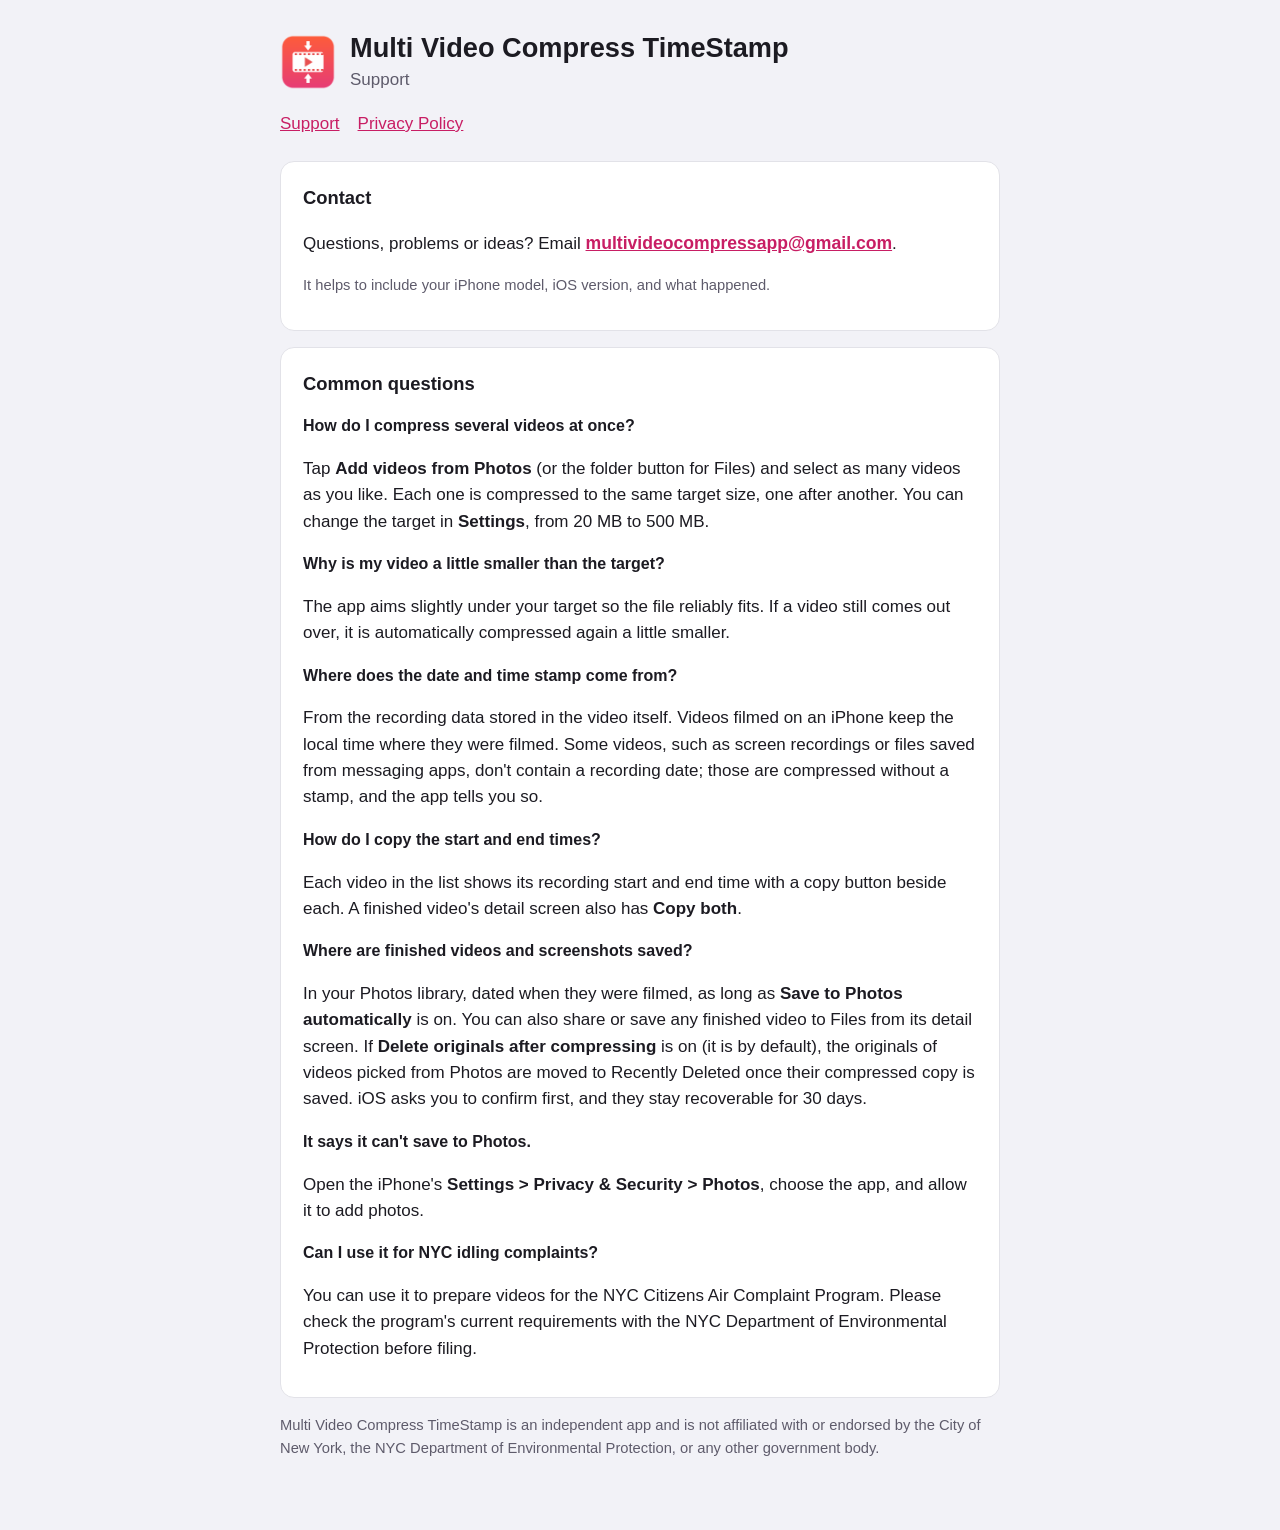
<file: index.html>
<!doctype html>
<html lang="en">
<head>
<meta charset="utf-8">
<meta name="viewport" content="width=device-width, initial-scale=1">
<title>Support · Multi Video Compress TimeStamp</title>
<link rel="icon" href="icon.png">
<link rel="stylesheet" href="style.css">
</head>
<body>
<main>
<header>
  <img src="icon.png" alt="">
  <div>
    <h1>Multi Video Compress TimeStamp</h1>
    <p class="tag">Support</p>
  </div>
</header>
<nav><a href="index.html">Support</a><a href="privacy.html">Privacy Policy</a></nav>

<section>
  <h2>Contact</h2>
  <p>Questions, problems or ideas? Email <a class="contact" href="mailto:multivideocompressapp@gmail.com">multivideocompressapp@gmail.com</a>.</p>
  <p class="muted">It helps to include your iPhone model, iOS version, and what happened.</p>
</section>

<section>
  <h2>Common questions</h2>

  <h3>How do I compress several videos at once?</h3>
  <p>Tap <strong>Add videos from Photos</strong> (or the folder button for Files) and select as many videos as you like. Each one is compressed to the same target size, one after another. You can change the target in <strong>Settings</strong>, from 20 MB to 500 MB.</p>

  <h3>Why is my video a little smaller than the target?</h3>
  <p>The app aims slightly under your target so the file reliably fits. If a video still comes out over, it is automatically compressed again a little smaller.</p>

  <h3>Where does the date and time stamp come from?</h3>
  <p>From the recording data stored in the video itself. Videos filmed on an iPhone keep the local time where they were filmed. Some videos, such as screen recordings or files saved from messaging apps, don't contain a recording date; those are compressed without a stamp, and the app tells you so.</p>

  <h3>How do I copy the start and end times?</h3>
  <p>Each video in the list shows its recording start and end time with a copy button beside each. A finished video's detail screen also has <strong>Copy both</strong>.</p>

  <h3>Where are finished videos and screenshots saved?</h3>
  <p>In your Photos library, dated when they were filmed, as long as <strong>Save to Photos automatically</strong> is on. You can also share or save any finished video to Files from its detail screen. If <strong>Delete originals after compressing</strong> is on (it is by default), the originals of videos picked from Photos are moved to Recently Deleted once their compressed copy is saved. iOS asks you to confirm first, and they stay recoverable for 30 days.</p>

  <h3>It says it can't save to Photos.</h3>
  <p>Open the iPhone's <strong>Settings &gt; Privacy &amp; Security &gt; Photos</strong>, choose the app, and allow it to add photos.</p>

  <h3>Can I use it for NYC idling complaints?</h3>
  <p>You can use it to prepare videos for the NYC Citizens Air Complaint Program. Please check the program's current requirements with the NYC Department of Environmental Protection before filing.</p>
</section>

<p class="muted">Multi Video Compress TimeStamp is an independent app and is not affiliated with or endorsed by the City of New York, the NYC Department of Environmental Protection, or any other government body.</p>
</main>
</body>
</html>
</file>
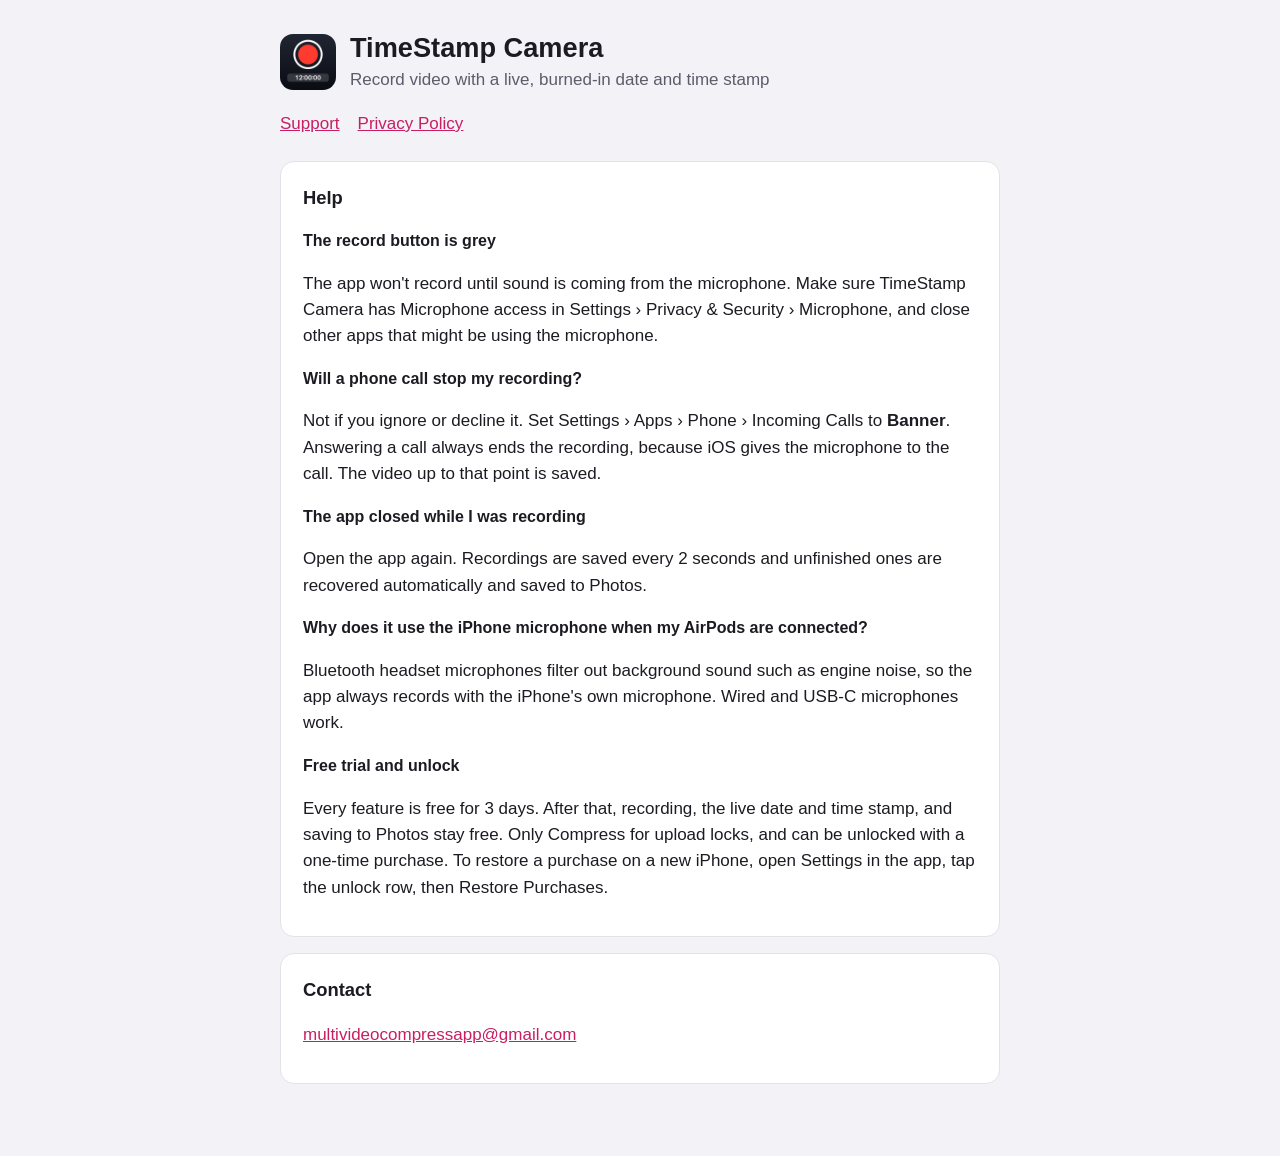
<file: timestamp-camera/index.html>
<!doctype html>
<html lang="en">
<head>
<meta charset="utf-8">
<meta name="viewport" content="width=device-width, initial-scale=1">
<title>Support · TimeStamp Camera</title>
<link rel="icon" href="icon.png">
<link rel="stylesheet" href="style.css">
</head>
<body>
<main>
<header>
  <img src="icon.png" alt="">
  <div>
    <h1>TimeStamp Camera</h1>
    <p class="tag">Record video with a live, burned-in date and time stamp</p>
  </div>
</header>
<nav><a href="index.html">Support</a><a href="privacy.html">Privacy Policy</a></nav>

<section>
  <h2>Help</h2>

  <h3>The record button is grey</h3>
  <p>The app won't record until sound is coming from the microphone. Make sure TimeStamp Camera has Microphone access in Settings › Privacy &amp; Security › Microphone, and close other apps that might be using the microphone.</p>

  <h3>Will a phone call stop my recording?</h3>
  <p>Not if you ignore or decline it. Set Settings › Apps › Phone › Incoming Calls to <strong>Banner</strong>. Answering a call always ends the recording, because iOS gives the microphone to the call. The video up to that point is saved.</p>

  <h3>The app closed while I was recording</h3>
  <p>Open the app again. Recordings are saved every 2 seconds and unfinished ones are recovered automatically and saved to Photos.</p>

  <h3>Why does it use the iPhone microphone when my AirPods are connected?</h3>
  <p>Bluetooth headset microphones filter out background sound such as engine noise, so the app always records with the iPhone's own microphone. Wired and USB-C microphones work.</p>

  <h3>Free trial and unlock</h3>
  <p>Every feature is free for 3 days. After that, recording, the live date and time stamp, and saving to Photos stay free. Only Compress for upload locks, and can be unlocked with a one-time purchase. To restore a purchase on a new iPhone, open Settings in the app, tap the unlock row, then Restore Purchases.</p>
</section>

<section>
  <h2>Contact</h2>
  <p><a href="mailto:multivideocompressapp@gmail.com">multivideocompressapp@gmail.com</a></p>
</section>
</main>
</body>
</html>
</file>
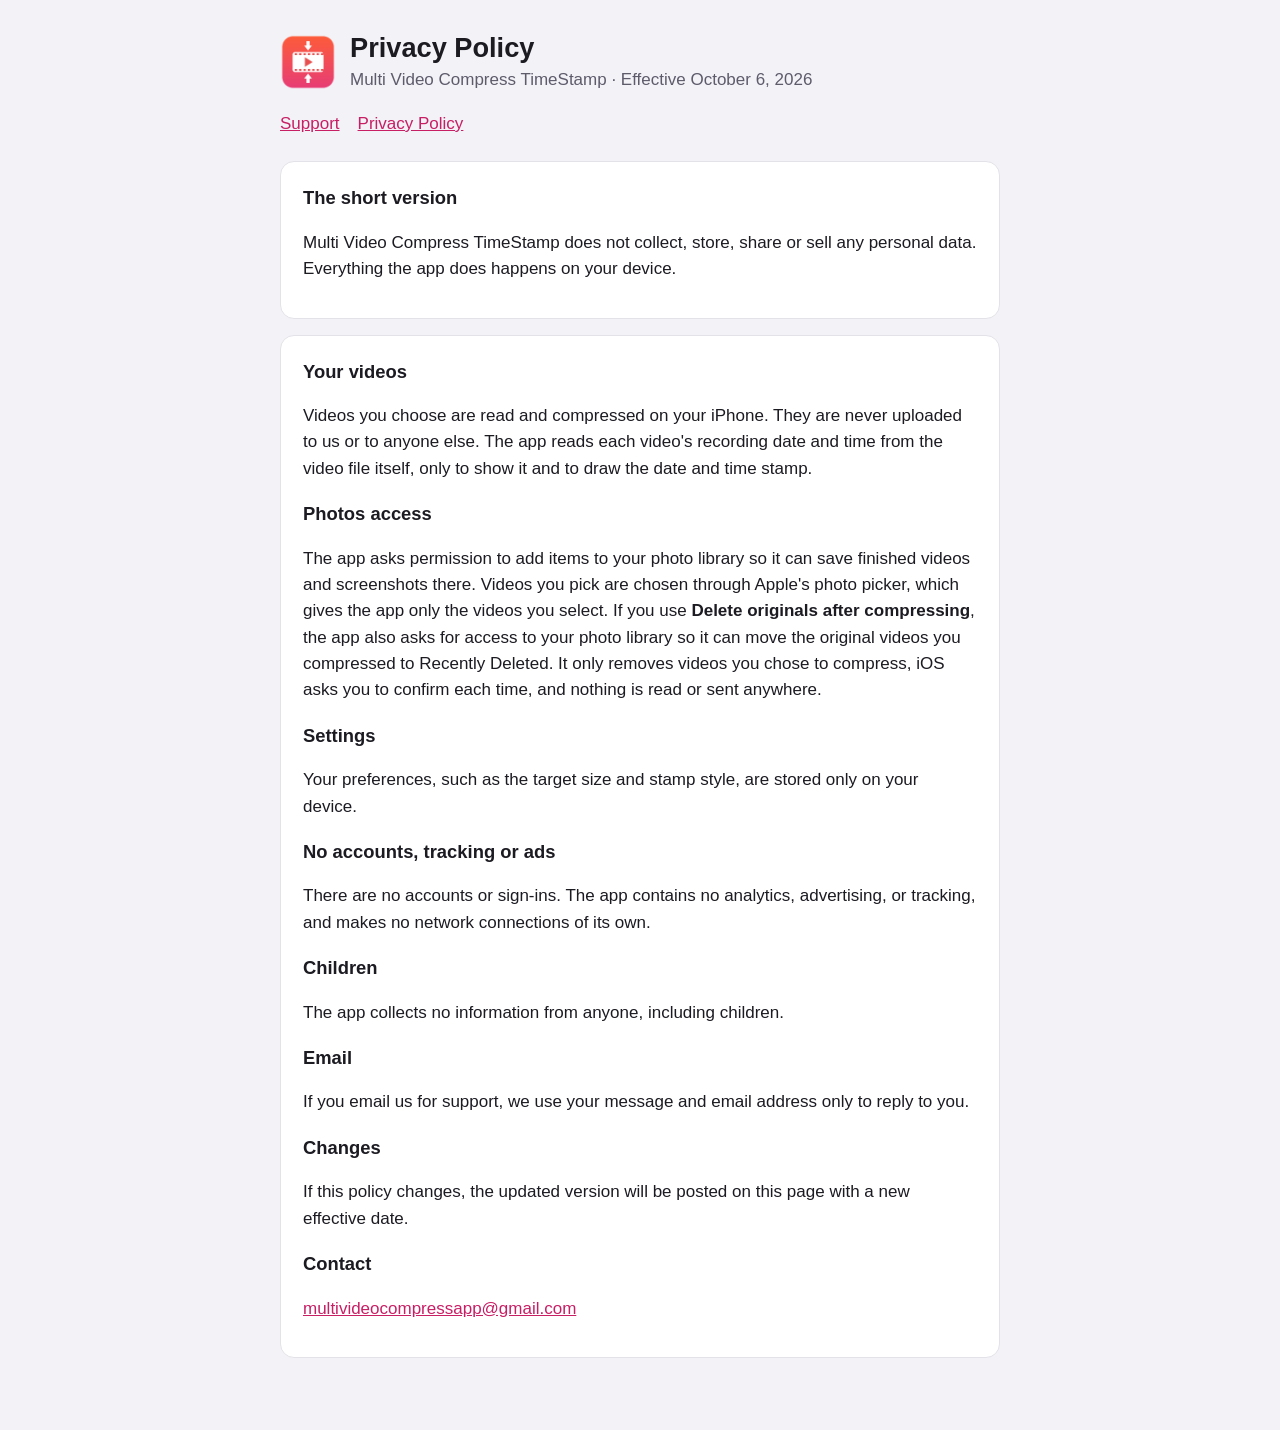
<file: privacy.html>
<!doctype html>
<html lang="en">
<head>
<meta charset="utf-8">
<meta name="viewport" content="width=device-width, initial-scale=1">
<title>Privacy Policy · Multi Video Compress TimeStamp</title>
<link rel="icon" href="icon.png">
<link rel="stylesheet" href="style.css">
</head>
<body>
<main>
<header>
  <img src="icon.png" alt="">
  <div>
    <h1>Privacy Policy</h1>
    <p class="tag">Multi Video Compress TimeStamp · Effective October 6, 2026</p>
  </div>
</header>
<nav><a href="index.html">Support</a><a href="privacy.html">Privacy Policy</a></nav>

<section>
  <h2>The short version</h2>
  <p>Multi Video Compress TimeStamp does not collect, store, share or sell any personal data. Everything the app does happens on your device.</p>
</section>

<section>
  <h2>Your videos</h2>
  <p>Videos you choose are read and compressed on your iPhone. They are never uploaded to us or to anyone else. The app reads each video's recording date and time from the video file itself, only to show it and to draw the date and time stamp.</p>

  <h2>Photos access</h2>
  <p>The app asks permission to add items to your photo library so it can save finished videos and screenshots there. Videos you pick are chosen through Apple's photo picker, which gives the app only the videos you select. If you use <strong>Delete originals after compressing</strong>, the app also asks for access to your photo library so it can move the original videos you compressed to Recently Deleted. It only removes videos you chose to compress, iOS asks you to confirm each time, and nothing is read or sent anywhere.</p>

  <h2>Settings</h2>
  <p>Your preferences, such as the target size and stamp style, are stored only on your device.</p>

  <h2>No accounts, tracking or ads</h2>
  <p>There are no accounts or sign-ins. The app contains no analytics, advertising, or tracking, and makes no network connections of its own.</p>

  <h2>Children</h2>
  <p>The app collects no information from anyone, including children.</p>

  <h2>Email</h2>
  <p>If you email us for support, we use your message and email address only to reply to you.</p>

  <h2>Changes</h2>
  <p>If this policy changes, the updated version will be posted on this page with a new effective date.</p>

  <h2>Contact</h2>
  <p><a href="mailto:multivideocompressapp@gmail.com">multivideocompressapp@gmail.com</a></p>
</section>
</main>
</body>
</html>
</file>
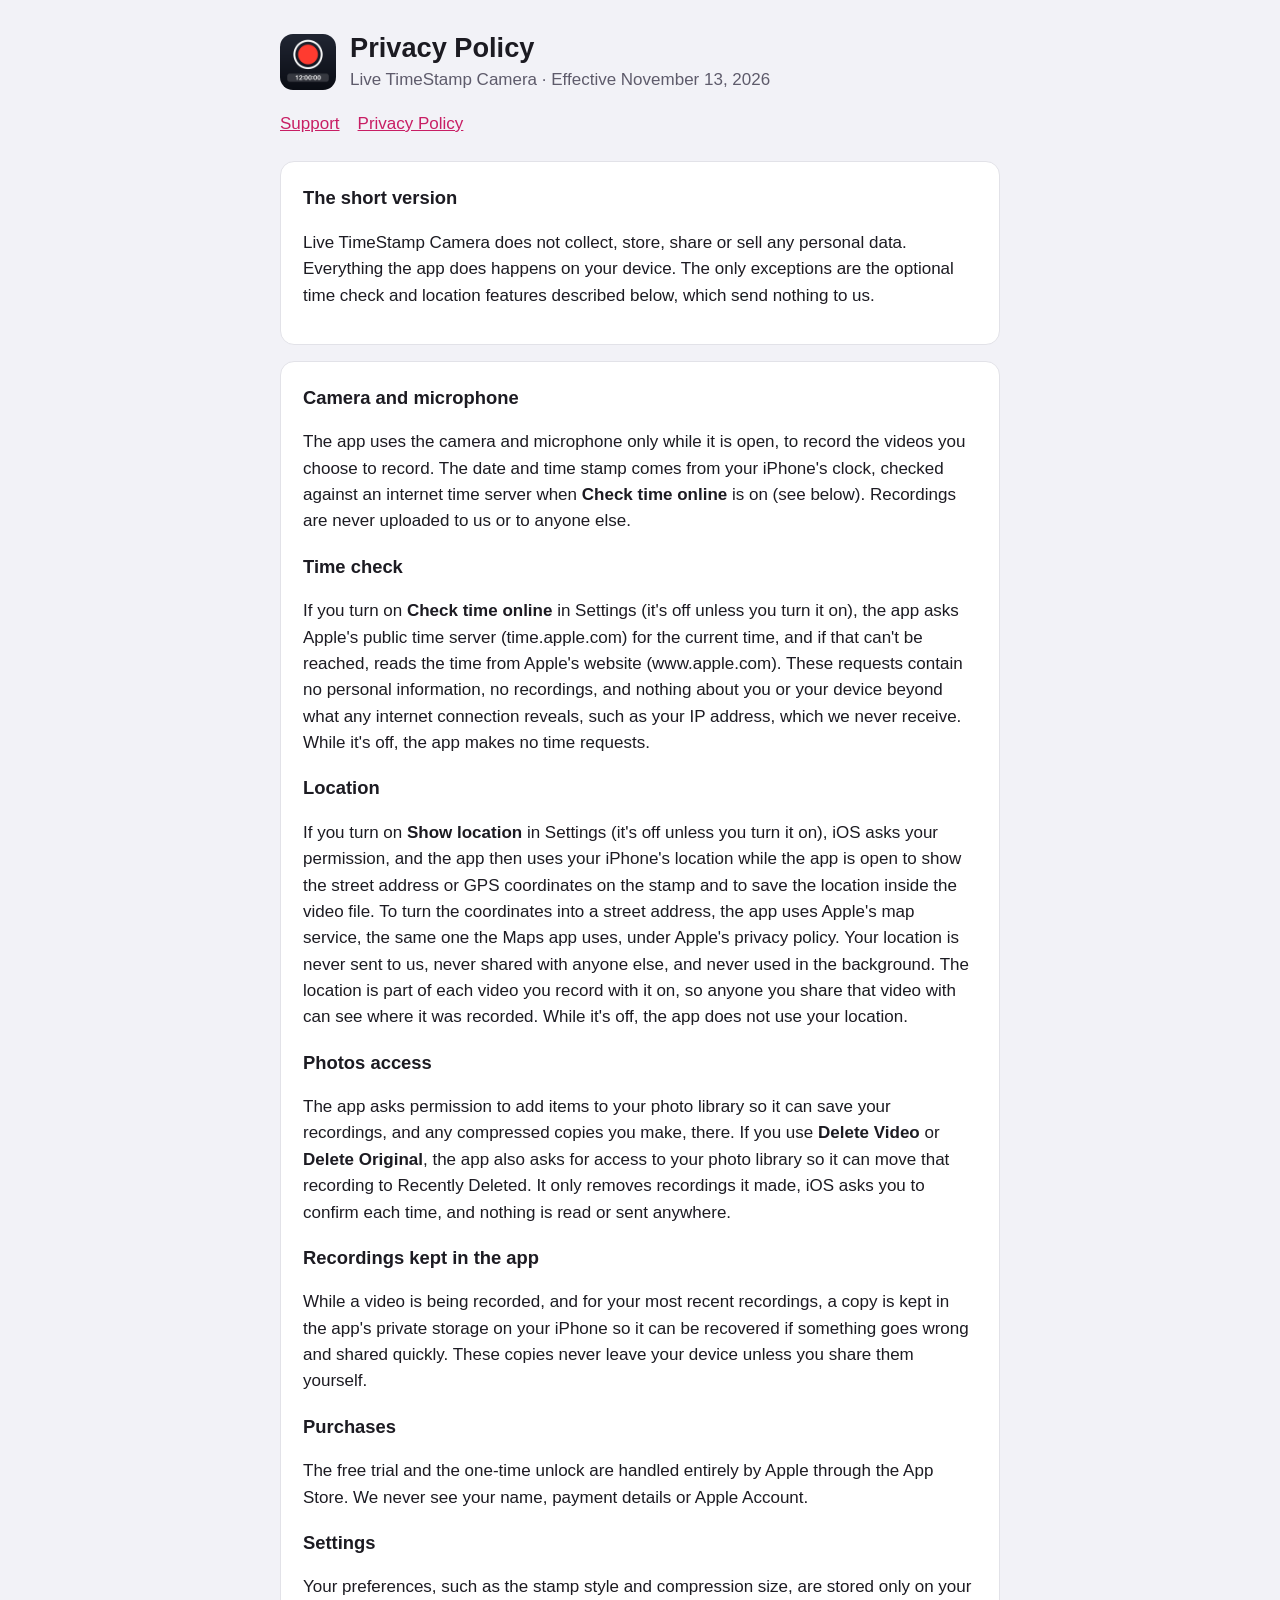
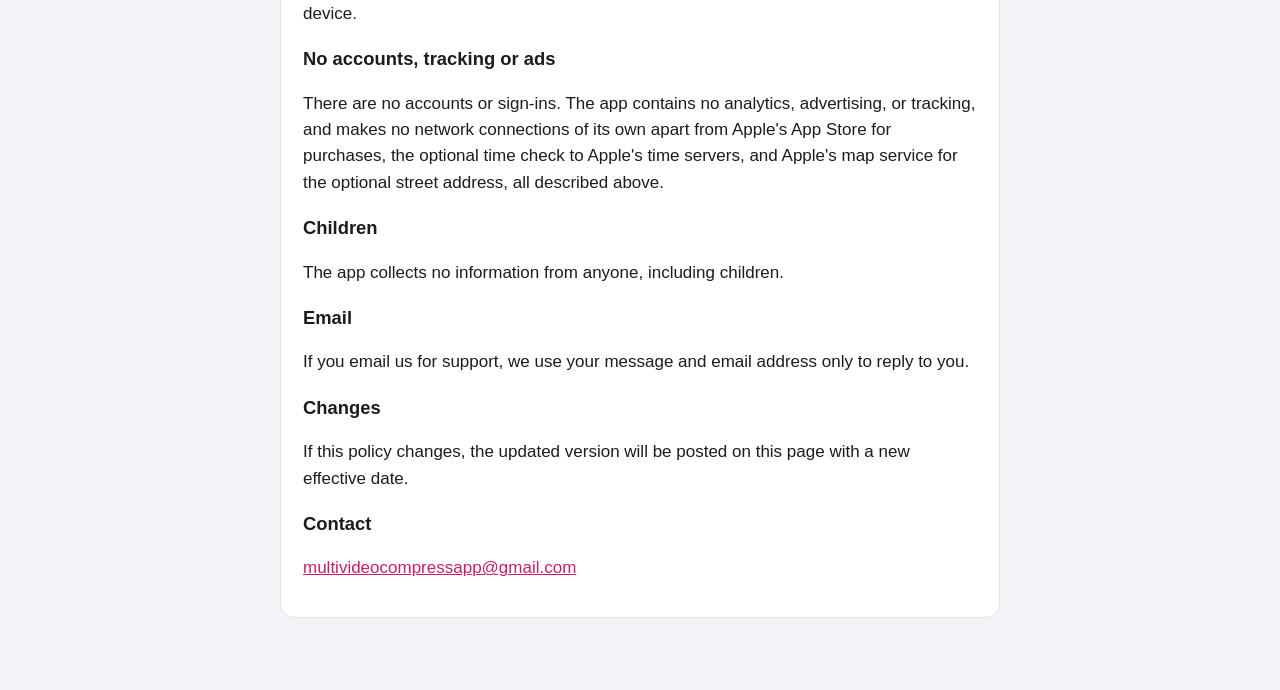
<file: timestamp-camera/privacy.html>
<!doctype html>
<html lang="en">
<head>
<meta charset="utf-8">
<meta name="viewport" content="width=device-width, initial-scale=1">
<title>Privacy Policy · Live TimeStamp Camera</title>
<link rel="icon" href="icon.png">
<link rel="stylesheet" href="style.css">
</head>
<body>
<main>
<header>
  <img src="icon.png" alt="">
  <div>
    <h1>Privacy Policy</h1>
    <p class="tag">Live TimeStamp Camera · Effective November 13, 2026</p>
  </div>
</header>
<nav><a href="index.html">Support</a><a href="privacy.html">Privacy Policy</a></nav>

<section>
  <h2>The short version</h2>
  <p>Live TimeStamp Camera does not collect, store, share or sell any personal data. Everything the app does happens on your device. The only exceptions are the optional time check and location features described below, which send nothing to us.</p>
</section>

<section>
  <h2>Camera and microphone</h2>
  <p>The app uses the camera and microphone only while it is open, to record the videos you choose to record. The date and time stamp comes from your iPhone's clock, checked against an internet time server when <strong>Check time online</strong> is on (see below). Recordings are never uploaded to us or to anyone else.</p>

  <h2>Time check</h2>
  <p>If you turn on <strong>Check time online</strong> in Settings (it's off unless you turn it on), the app asks Apple's public time server (time.apple.com) for the current time, and if that can't be reached, reads the time from Apple's website (www.apple.com). These requests contain no personal information, no recordings, and nothing about you or your device beyond what any internet connection reveals, such as your IP address, which we never receive. While it's off, the app makes no time requests.</p>

  <h2>Location</h2>
  <p>If you turn on <strong>Show location</strong> in Settings (it's off unless you turn it on), iOS asks your permission, and the app then uses your iPhone's location while the app is open to show the street address or GPS coordinates on the stamp and to save the location inside the video file. To turn the coordinates into a street address, the app uses Apple's map service, the same one the Maps app uses, under Apple's privacy policy. Your location is never sent to us, never shared with anyone else, and never used in the background. The location is part of each video you record with it on, so anyone you share that video with can see where it was recorded. While it's off, the app does not use your location.</p>

  <h2>Photos access</h2>
  <p>The app asks permission to add items to your photo library so it can save your recordings, and any compressed copies you make, there. If you use <strong>Delete Video</strong> or <strong>Delete Original</strong>, the app also asks for access to your photo library so it can move that recording to Recently Deleted. It only removes recordings it made, iOS asks you to confirm each time, and nothing is read or sent anywhere.</p>

  <h2>Recordings kept in the app</h2>
  <p>While a video is being recorded, and for your most recent recordings, a copy is kept in the app's private storage on your iPhone so it can be recovered if something goes wrong and shared quickly. These copies never leave your device unless you share them yourself.</p>

  <h2>Purchases</h2>
  <p>The free trial and the one-time unlock are handled entirely by Apple through the App Store. We never see your name, payment details or Apple Account.</p>

  <h2>Settings</h2>
  <p>Your preferences, such as the stamp style and compression size, are stored only on your device.</p>

  <h2>No accounts, tracking or ads</h2>
  <p>There are no accounts or sign-ins. The app contains no analytics, advertising, or tracking, and makes no network connections of its own apart from Apple's App Store for purchases, the optional time check to Apple's time servers, and Apple's map service for the optional street address, all described above.</p>

  <h2>Children</h2>
  <p>The app collects no information from anyone, including children.</p>

  <h2>Email</h2>
  <p>If you email us for support, we use your message and email address only to reply to you.</p>

  <h2>Changes</h2>
  <p>If this policy changes, the updated version will be posted on this page with a new effective date.</p>

  <h2>Contact</h2>
  <p><a href="mailto:multivideocompressapp@gmail.com">multivideocompressapp@gmail.com</a></p>
</section>
</main>
</body>
</html>
</file>
<file: style.css>
:root { --ink: #1c1b22; --muted: #5e5b6b; --accent: #c81e64; --paper: #f2f2f7; --panel: #ffffff; --line: #e2e2e8; }
@media (prefers-color-scheme: dark) {
  :root { --ink: #ecebf2; --muted: #a8a5b6; --accent: #ff6aa5; --paper: #17161d; --panel: #222129; --line: #34323f; }
}
* { box-sizing: border-box; }
body { margin: 0; background: var(--paper); color: var(--ink);
  font: 17px/1.55 -apple-system, BlinkMacSystemFont, "Segoe UI", Helvetica, Arial, sans-serif; }
main { max-width: 760px; margin: 0 auto; padding: 32px 20px 56px; }
header { display: flex; align-items: center; gap: 14px; margin-bottom: 8px; }
header img { width: 56px; height: 56px; border-radius: 13px; }
h1 { font-size: 1.7rem; line-height: 1.2; margin: 0; }
.tag { margin: 2px 0 0; color: var(--muted); }
nav { margin: 18px 0 24px; display: flex; gap: 18px; }
a { color: var(--accent); }
section { background: var(--panel); border: 1px solid var(--line); border-radius: 14px; padding: 4px 22px 18px; margin-bottom: 16px; }
h2 { font-size: 1.15rem; margin: 18px 0 6px; }
h3 { font-size: 1rem; margin: 16px 0 4px; }
p, li { color: var(--ink); }
.muted { color: var(--muted); font-size: 0.92rem; }
.contact { font-size: 1.1rem; font-weight: 600; }
</file>
<file: timestamp-camera/style.css>
:root { --ink: #1c1b22; --muted: #5e5b6b; --accent: #c81e64; --paper: #f2f2f7; --panel: #ffffff; --line: #e2e2e8; }
@media (prefers-color-scheme: dark) {
  :root { --ink: #ecebf2; --muted: #a8a5b6; --accent: #ff6aa5; --paper: #17161d; --panel: #222129; --line: #34323f; }
}
* { box-sizing: border-box; }
body { margin: 0; background: var(--paper); color: var(--ink);
  font: 17px/1.55 -apple-system, BlinkMacSystemFont, "Segoe UI", Helvetica, Arial, sans-serif; }
main { max-width: 760px; margin: 0 auto; padding: 32px 20px 56px; }
header { display: flex; align-items: center; gap: 14px; margin-bottom: 8px; }
header img { width: 56px; height: 56px; border-radius: 13px; }
h1 { font-size: 1.7rem; line-height: 1.2; margin: 0; }
.tag { margin: 2px 0 0; color: var(--muted); }
nav { margin: 18px 0 24px; display: flex; gap: 18px; }
a { color: var(--accent); }
section { background: var(--panel); border: 1px solid var(--line); border-radius: 14px; padding: 4px 22px 18px; margin-bottom: 16px; }
h2 { font-size: 1.15rem; margin: 18px 0 6px; }
h3 { font-size: 1rem; margin: 16px 0 4px; }
p, li { color: var(--ink); }
.muted { color: var(--muted); font-size: 0.92rem; }
.contact { font-size: 1.1rem; font-weight: 600; }
</file>
